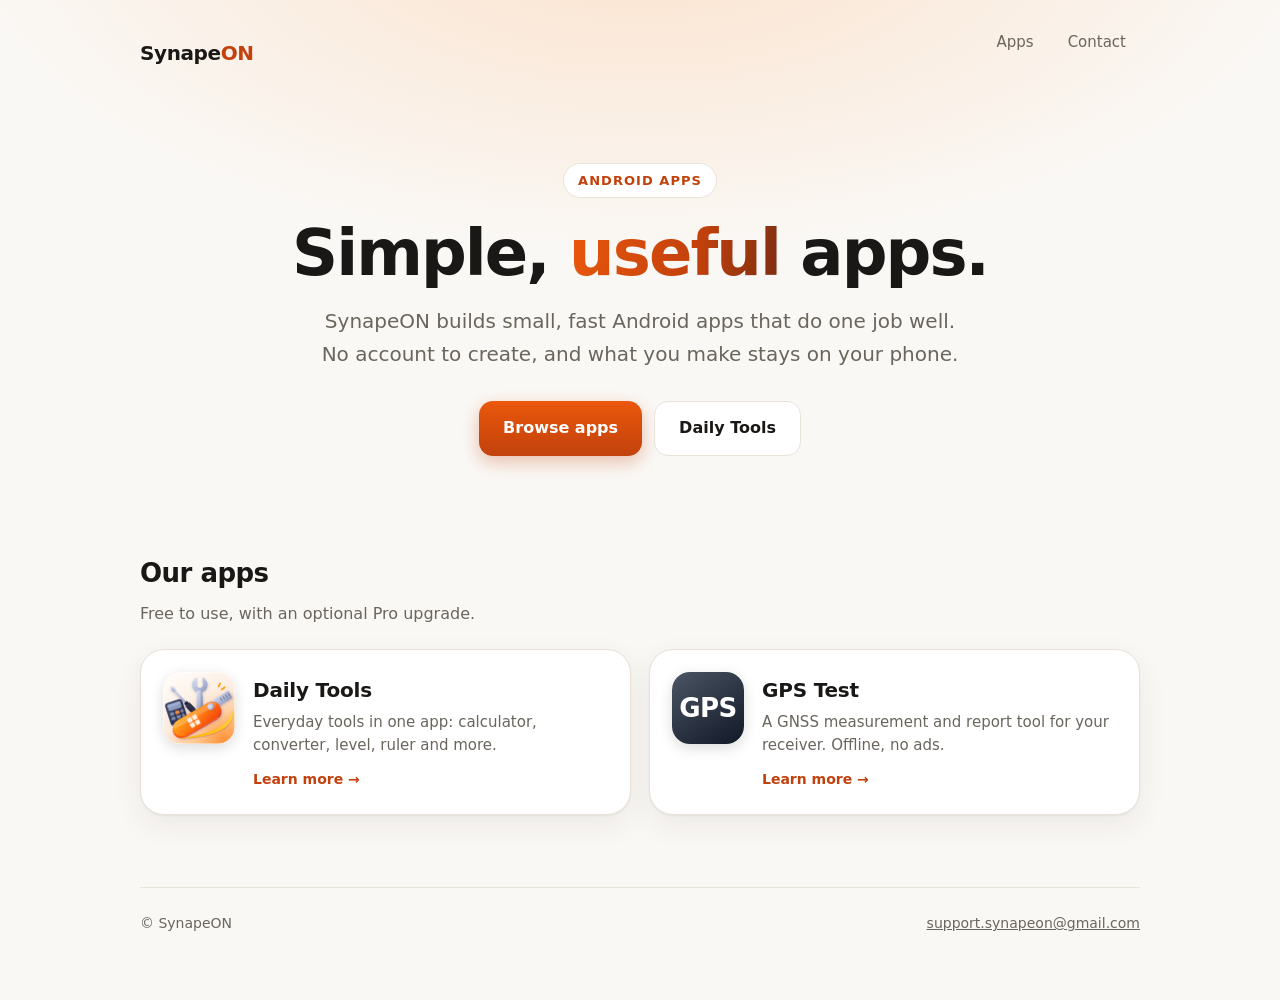
<file: index.html>
<!doctype html>
<html lang="en"><head><meta charset="utf-8"><meta name="viewport" content="width=device-width,initial-scale=1">
<title>SynapeON · Simple, useful apps</title><meta name="description" content="SynapeON makes simple, useful Android apps.">
<meta name="theme-color" content="#faf8f5"><link rel="icon" href="/assets/daily-tools.svg" type="image/svg+xml">
<link rel="stylesheet" href="/style.css"></head><body><main class="wide">
<header class="top"><a class="brand" href="/">Synape<i>ON</i></a>
<nav class="menu" aria-label="Main"><a href="/mobile/">Apps</a><a href="mailto:support.synapeon@gmail.com">Contact</a></nav></header>
<section class="hero">
<span class="eyebrow">Android apps</span>
<h1>Simple, <span class="grad">useful</span> apps.</h1>
<p class="lead">SynapeON builds small, fast Android apps that do one job well. No account to create, and what you make stays on your phone.</p>
<div class="cta"><a class="btn primary" href="/mobile/">Browse apps</a><a class="btn ghost" href="/mobile/daily-tools/">Daily Tools</a></div>
</section>
<section class="section"><h2>Our apps</h2><p>Free to use, with an optional Pro upgrade.</p>
<div class="apps">
<a class="app" href="/mobile/daily-tools/"><img src="/assets/daily-tools.svg" alt="" width="72" height="72"><div><h3>Daily Tools</h3><p>Everyday tools in one app: calculator, converter, level, ruler and more.</p><span class="go">Learn more →</span></div></a>
<a class="app" href="/mobile/gps-test/"><div class="tile" aria-hidden="true">GPS</div><div><h3>GPS Test</h3><p>A GNSS measurement and report tool for your receiver. Offline, no ads.</p><span class="go">Learn more →</span></div></a>
</div></section>
<footer class="foot"><span>© SynapeON</span><a href="mailto:support.synapeon@gmail.com">support.synapeon@gmail.com</a></footer>
</main></body></html>
</file>
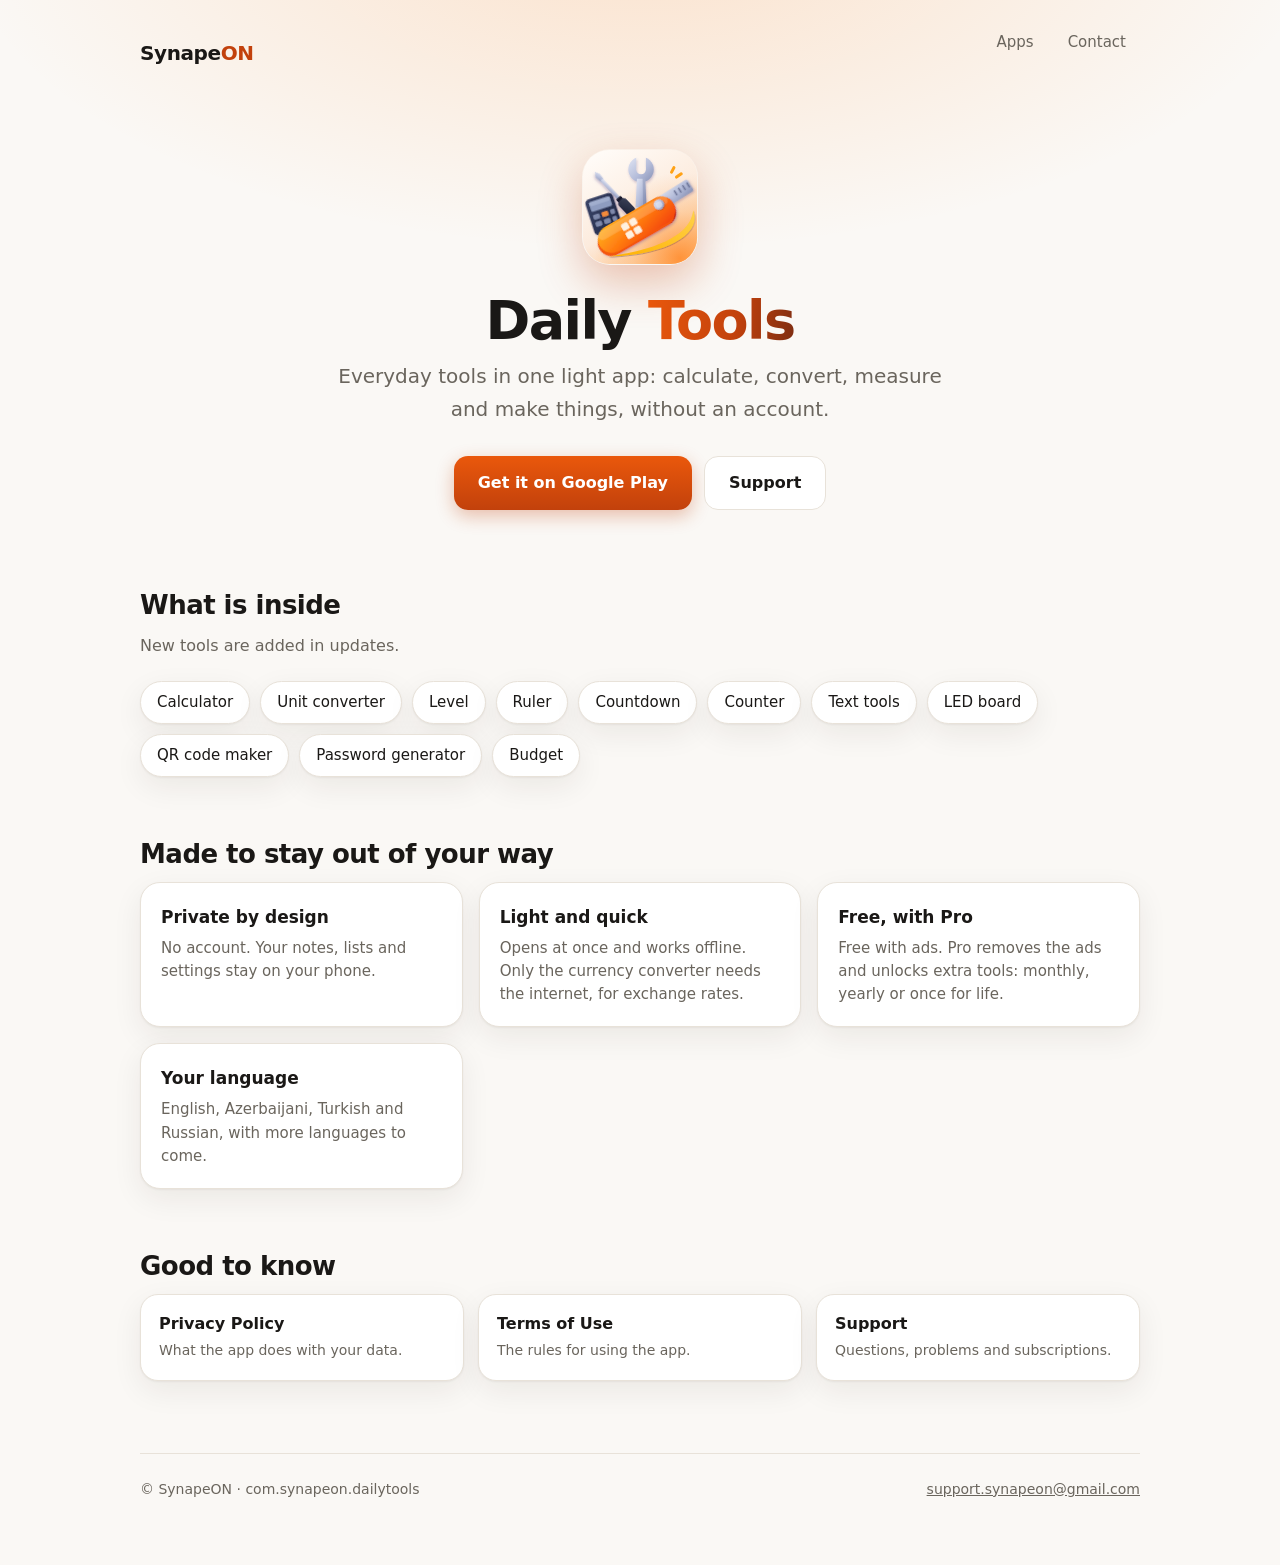
<file: mobile/daily-tools/index.html>
<!doctype html>
<html lang="en"><head><meta charset="utf-8"><meta name="viewport" content="width=device-width,initial-scale=1">
<title>Daily Tools · SynapeON</title><meta name="description" content="Daily Tools: everyday tools in one Android app.">
<meta name="theme-color" content="#faf8f5"><link rel="icon" href="/assets/daily-tools.svg" type="image/svg+xml">
<link rel="stylesheet" href="/style.css"></head><body><main class="wide">
<header class="top"><a class="brand" href="/">Synape<i>ON</i></a>
<nav class="menu" aria-label="Main"><a href="/mobile/">Apps</a><a href="mailto:support.synapeon@gmail.com">Contact</a></nav></header>
<section class="product">
<img src="/assets/daily-tools.svg" alt="Daily Tools icon" width="116" height="116">
<h1 style="font-size:clamp(34px,6vw,54px);letter-spacing:-.03em;font-weight:800">Daily <span class="grad">Tools</span></h1>
<p class="lead">Everyday tools in one light app: calculate, convert, measure and make things, without an account.</p>
<div class="cta"><a class="btn primary" href="https://play.google.com/store/apps/details?id=com.synapeon.dailytools">Get it on Google Play</a><a class="btn ghost" href="/mobile/daily-tools/support/">Support</a></div>
</section>
<section class="section"><h2>What is inside</h2><p>New tools are added in updates.</p>
<ul class="chips"><li>Calculator</li><li>Unit converter</li><li>Level</li><li>Ruler</li><li>Countdown</li><li>Counter</li><li>Text tools</li><li>LED board</li><li>QR code maker</li><li>Password generator</li><li>Budget</li></ul></section>
<section class="section"><h2>Made to stay out of your way</h2>
<div class="features">
<div class="feature"><h3>Private by design</h3><p>No account. Your notes, lists and settings stay on your phone.</p></div>
<div class="feature"><h3>Light and quick</h3><p>Opens at once and works offline. Only the currency converter needs the internet, for exchange rates.</p></div>
<div class="feature"><h3>Free, with Pro</h3><p>Free with ads. Pro removes the ads and unlocks extra tools: monthly, yearly or once for life.</p></div>
<div class="feature"><h3>Your language</h3><p>English, Azerbaijani, Turkish and Russian, with more languages to come.</p></div>
</div></section>
<section class="section"><h2>Good to know</h2>
<div class="links">
<a class="card" href="/mobile/daily-tools/privacy/"><b>Privacy Policy</b><span>What the app does with your data.</span></a>
<a class="card" href="/mobile/daily-tools/terms/"><b>Terms of Use</b><span>The rules for using the app.</span></a>
<a class="card" href="/mobile/daily-tools/support/"><b>Support</b><span>Questions, problems and subscriptions.</span></a>
</div></section>
<footer class="foot"><span>© SynapeON · com.synapeon.dailytools</span><a href="mailto:support.synapeon@gmail.com">support.synapeon@gmail.com</a></footer>
</main></body></html>
</file>
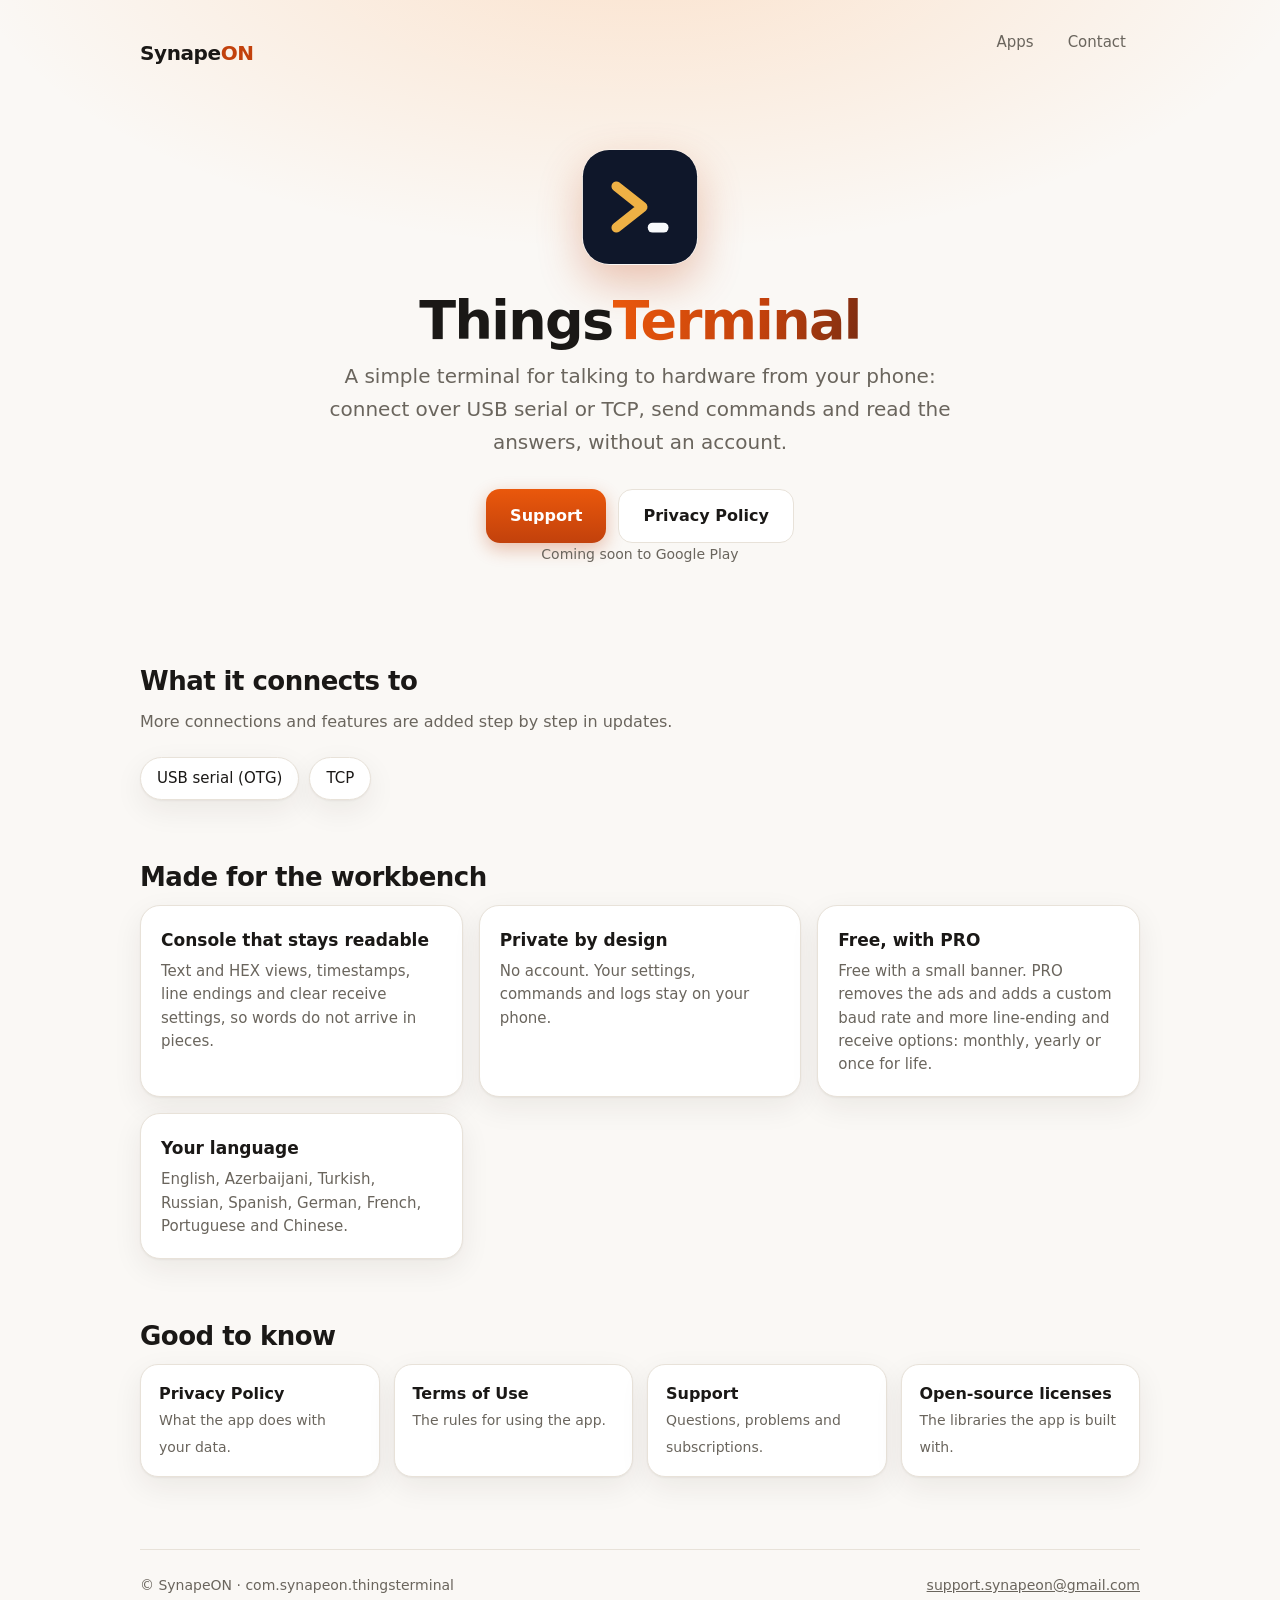
<file: mobile/things-terminal/index.html>
<!doctype html>
<html lang="en"><head><meta charset="utf-8"><meta name="viewport" content="width=device-width,initial-scale=1">
<title>ThingsTerminal · SynapeON</title><meta name="description" content="ThingsTerminal: a USB serial and TCP terminal for hardware developers, in an Android app.">
<meta name="theme-color" content="#faf8f5"><link rel="icon" href="/assets/things-terminal.svg" type="image/svg+xml">
<link rel="stylesheet" href="/style.css"></head><body><main class="wide">
<header class="top"><a class="brand" href="/">Synape<i>ON</i></a>
<nav class="menu" aria-label="Main"><a href="/mobile/">Apps</a><a href="mailto:support.synapeon@gmail.com">Contact</a></nav></header>
<section class="product">
<img src="/assets/things-terminal.svg" alt="ThingsTerminal icon" width="116" height="116">
<h1 style="font-size:clamp(34px,6vw,54px);letter-spacing:-.03em;font-weight:800">Things<span class="grad">Terminal</span></h1>
<p class="lead">A simple terminal for talking to hardware from your phone: connect over USB serial or TCP, send commands and read the answers, without an account.</p>
<div class="cta"><a class="btn primary" href="/mobile/things-terminal/support/">Support</a><a class="btn ghost" href="/mobile/things-terminal/privacy/">Privacy Policy</a></div>
<p class="meta">Coming soon to Google Play</p>
</section>
<section class="section"><h2>What it connects to</h2><p>More connections and features are added step by step in updates.</p>
<ul class="chips"><li>USB serial (OTG)</li><li>TCP</li></ul></section>
<section class="section"><h2>Made for the workbench</h2>
<div class="features">
<div class="feature"><h3>Console that stays readable</h3><p>Text and HEX views, timestamps, line endings and clear receive settings, so words do not arrive in pieces.</p></div>
<div class="feature"><h3>Private by design</h3><p>No account. Your settings, commands and logs stay on your phone.</p></div>
<div class="feature"><h3>Free, with PRO</h3><p>Free with a small banner. PRO removes the ads and adds a custom baud rate and more line-ending and receive options: monthly, yearly or once for life.</p></div>
<div class="feature"><h3>Your language</h3><p>English, Azerbaijani, Turkish, Russian, Spanish, German, French, Portuguese and Chinese.</p></div>
</div></section>
<section class="section"><h2>Good to know</h2>
<div class="links">
<a class="card" href="/mobile/things-terminal/privacy/"><b>Privacy Policy</b><span>What the app does with your data.</span></a>
<a class="card" href="/mobile/things-terminal/terms/"><b>Terms of Use</b><span>The rules for using the app.</span></a>
<a class="card" href="/mobile/things-terminal/support/"><b>Support</b><span>Questions, problems and subscriptions.</span></a>
<a class="card" href="/mobile/things-terminal/licenses/"><b>Open-source licenses</b><span>The libraries the app is built with.</span></a>
</div></section>
<footer class="foot"><span>© SynapeON · com.synapeon.thingsterminal</span><a href="mailto:support.synapeon@gmail.com">support.synapeon@gmail.com</a></footer>
</main></body></html>
</file>
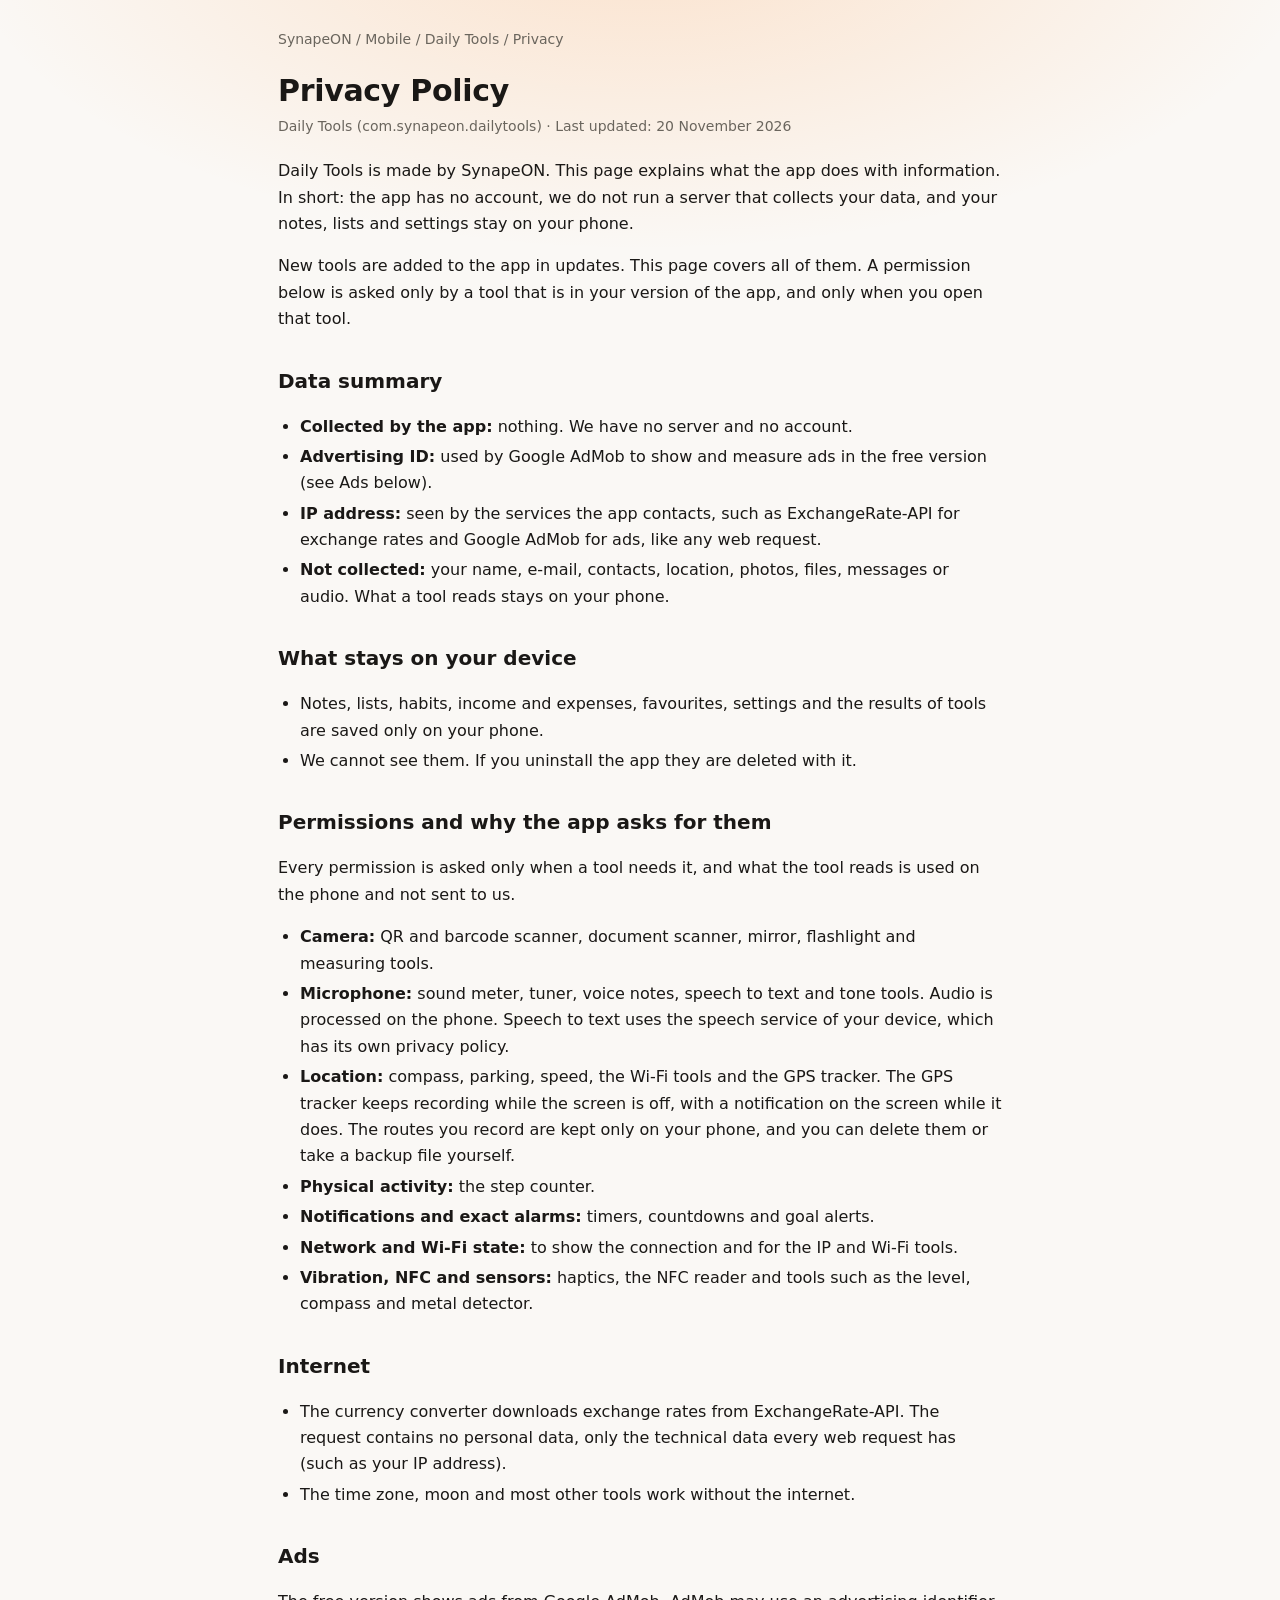
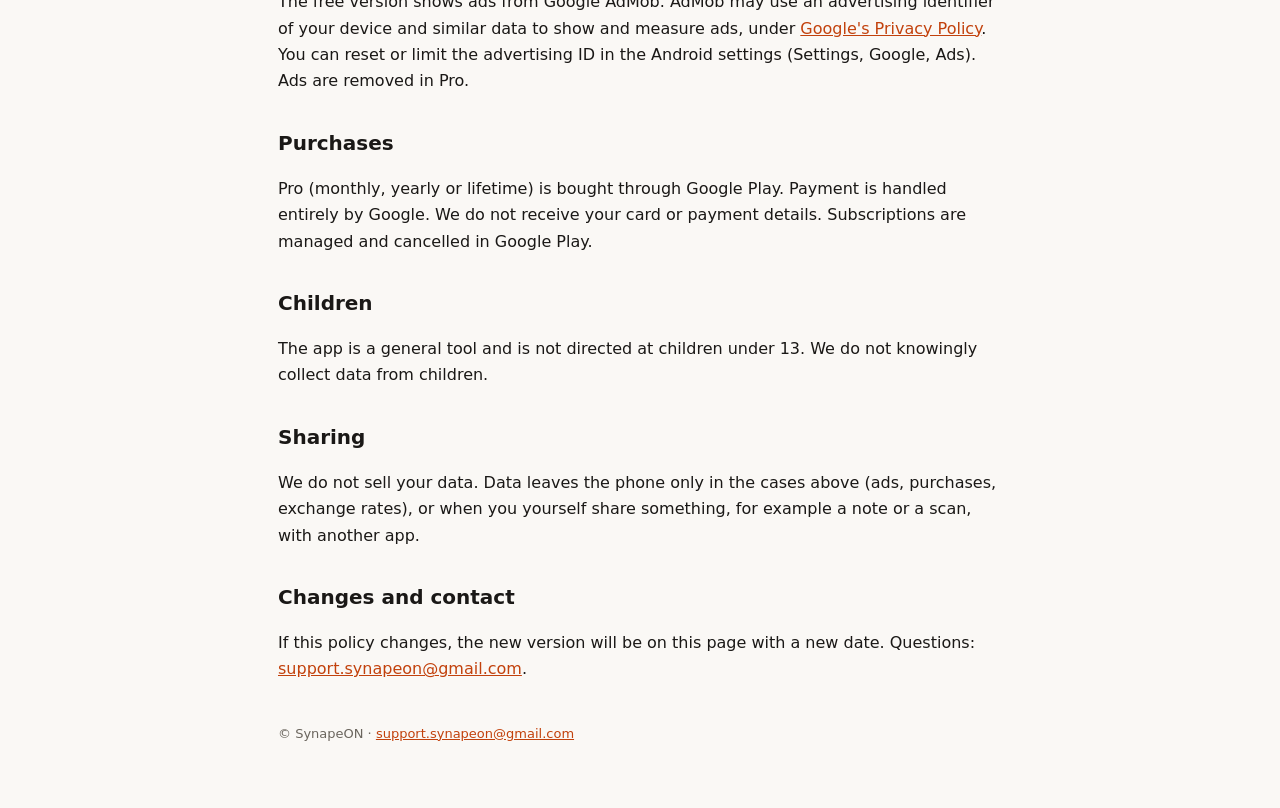
<file: mobile/daily-tools/privacy/index.html>
<!doctype html>
<html lang="en"><head><meta charset="utf-8"><meta name="viewport" content="width=device-width,initial-scale=1">
<title>Privacy Policy · Daily Tools</title><meta name="description" content="Privacy Policy of the Daily Tools Android app.">
<link rel="stylesheet" href="/style.css"></head><body><main>
<nav><a href="/">SynapeON</a> / <a href="/mobile/">Mobile</a> / <a href="/mobile/daily-tools/">Daily Tools</a> / Privacy</nav>
<h1>Privacy Policy</h1><p class="meta">Daily Tools (com.synapeon.dailytools) · Last updated: 20 November 2026</p>
<p>Daily Tools is made by SynapeON. This page explains what the app does with information. In short: the app has no account, we do not run a server that collects your data, and your notes, lists and settings stay on your phone.</p>
<p>New tools are added to the app in updates. This page covers all of them. A permission below is asked only by a tool that is in your version of the app, and only when you open that tool.</p>
<h2>Data summary</h2>
<ul><li><b>Collected by the app:</b> nothing. We have no server and no account.</li>
<li><b>Advertising ID:</b> used by Google AdMob to show and measure ads in the free version (see Ads below).</li>
<li><b>IP address:</b> seen by the services the app contacts, such as ExchangeRate-API for exchange rates and Google AdMob for ads, like any web request.</li>
<li><b>Not collected:</b> your name, e-mail, contacts, location, photos, files, messages or audio. What a tool reads stays on your phone.</li></ul>
<h2>What stays on your device</h2>
<ul><li>Notes, lists, habits, income and expenses, favourites, settings and the results of tools are saved only on your phone.</li>
<li>We cannot see them. If you uninstall the app they are deleted with it.</li></ul>
<h2>Permissions and why the app asks for them</h2>
<p>Every permission is asked only when a tool needs it, and what the tool reads is used on the phone and not sent to us.</p>
<ul>
<li><b>Camera:</b> QR and barcode scanner, document scanner, mirror, flashlight and measuring tools.</li>
<li><b>Microphone:</b> sound meter, tuner, voice notes, speech to text and tone tools. Audio is processed on the phone. Speech to text uses the speech service of your device, which has its own privacy policy.</li>
<li><b>Location:</b> compass, parking, speed, the Wi-Fi tools and the GPS tracker. The GPS tracker keeps recording while the screen is off, with a notification on the screen while it does. The routes you record are kept only on your phone, and you can delete them or take a backup file yourself.</li>
<li><b>Physical activity:</b> the step counter.</li>
<li><b>Notifications and exact alarms:</b> timers, countdowns and goal alerts.</li>
<li><b>Network and Wi-Fi state:</b> to show the connection and for the IP and Wi-Fi tools.</li>
<li><b>Vibration, NFC and sensors:</b> haptics, the NFC reader and tools such as the level, compass and metal detector.</li></ul>
<h2>Internet</h2>
<ul><li>The currency converter downloads exchange rates from ExchangeRate-API. The request contains no personal data, only the technical data every web request has (such as your IP address).</li>
<li>The time zone, moon and most other tools work without the internet.</li></ul>
<h2>Ads</h2>
<p>The free version shows ads from Google AdMob. AdMob may use an advertising identifier of your device and similar data to show and measure ads, under <a href="https://policies.google.com/privacy">Google's Privacy Policy</a>. You can reset or limit the advertising ID in the Android settings (Settings, Google, Ads). Ads are removed in Pro.</p>
<h2>Purchases</h2>
<p>Pro (monthly, yearly or lifetime) is bought through Google Play. Payment is handled entirely by Google. We do not receive your card or payment details. Subscriptions are managed and cancelled in Google Play.</p>
<h2>Children</h2>
<p>The app is a general tool and is not directed at children under 13. We do not knowingly collect data from children.</p>
<h2>Sharing</h2>
<p>We do not sell your data. Data leaves the phone only in the cases above (ads, purchases, exchange rates), or when you yourself share something, for example a note or a scan, with another app.</p>
<h2>Changes and contact</h2>
<p>If this policy changes, the new version will be on this page with a new date. Questions: <a href="mailto:support.synapeon@gmail.com">support.synapeon@gmail.com</a>.</p>
<footer>© SynapeON · <a href="mailto:support.synapeon@gmail.com">support.synapeon@gmail.com</a></footer>
</main></body></html>
</file>
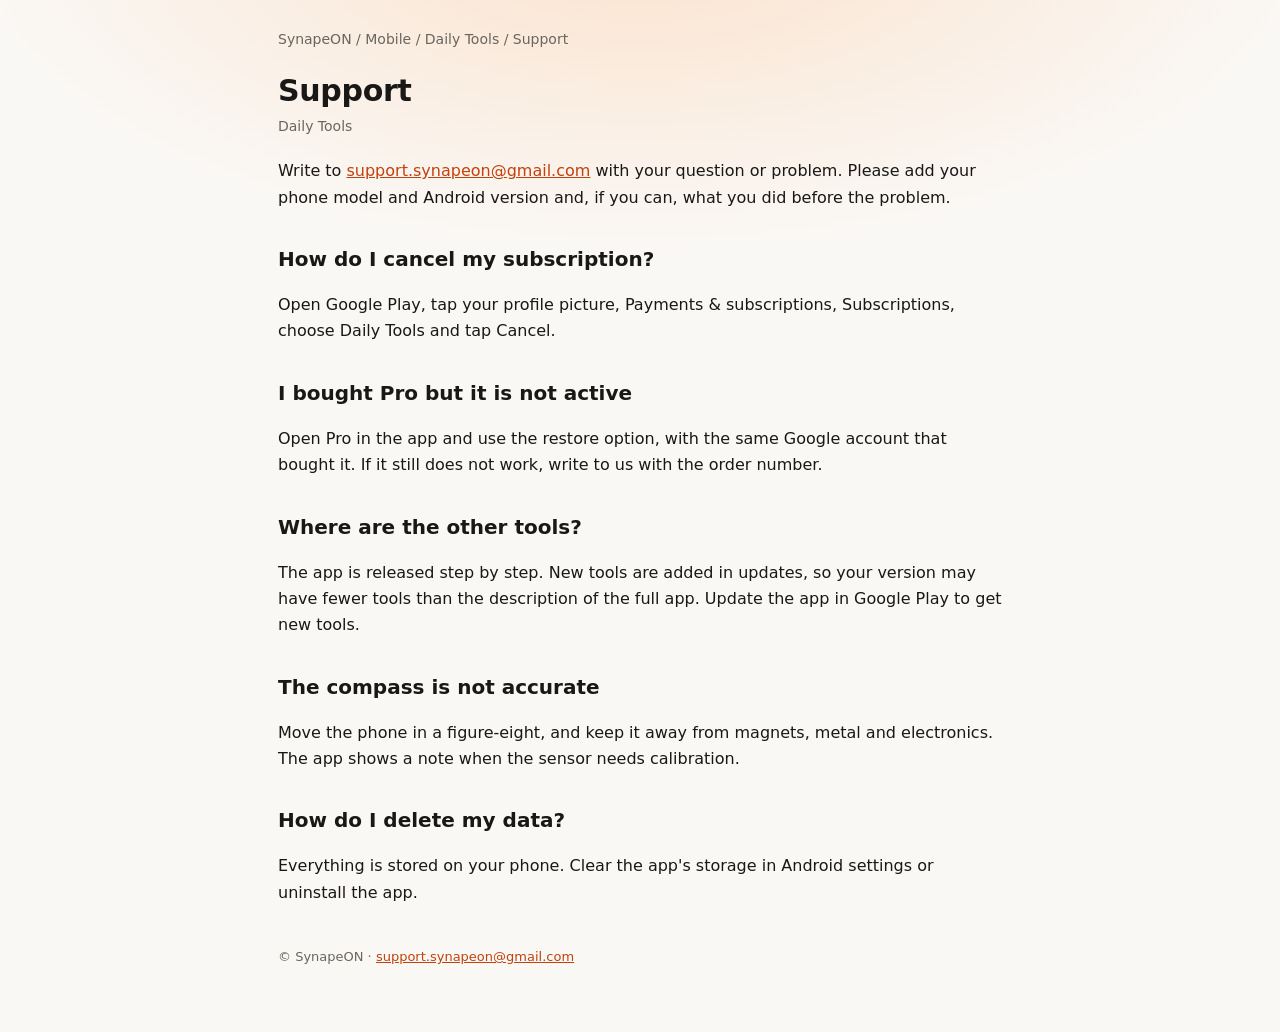
<file: mobile/daily-tools/support/index.html>
<!doctype html>
<html lang="en"><head><meta charset="utf-8"><meta name="viewport" content="width=device-width,initial-scale=1">
<title>Support · Daily Tools</title><meta name="description" content="Help and contact for the Daily Tools Android app.">
<link rel="stylesheet" href="/style.css"></head><body><main>
<nav><a href="/">SynapeON</a> / <a href="/mobile/">Mobile</a> / <a href="/mobile/daily-tools/">Daily Tools</a> / Support</nav>
<h1>Support</h1><p class="meta">Daily Tools</p>
<p>Write to <a href="mailto:support.synapeon@gmail.com">support.synapeon@gmail.com</a> with your question or problem. Please add your phone model and Android version and, if you can, what you did before the problem.</p>
<h2>How do I cancel my subscription?</h2>
<p>Open Google Play, tap your profile picture, Payments &amp; subscriptions, Subscriptions, choose Daily Tools and tap Cancel.</p>
<h2>I bought Pro but it is not active</h2>
<p>Open Pro in the app and use the restore option, with the same Google account that bought it. If it still does not work, write to us with the order number.</p>
<h2>Where are the other tools?</h2>
<p>The app is released step by step. New tools are added in updates, so your version may have fewer tools than the description of the full app. Update the app in Google Play to get new tools.</p>
<h2>The compass is not accurate</h2>
<p>Move the phone in a figure-eight, and keep it away from magnets, metal and electronics. The app shows a note when the sensor needs calibration.</p>
<h2>How do I delete my data?</h2>
<p>Everything is stored on your phone. Clear the app's storage in Android settings or uninstall the app.</p>
<footer>© SynapeON · <a href="mailto:support.synapeon@gmail.com">support.synapeon@gmail.com</a></footer>
</main></body></html>
</file>
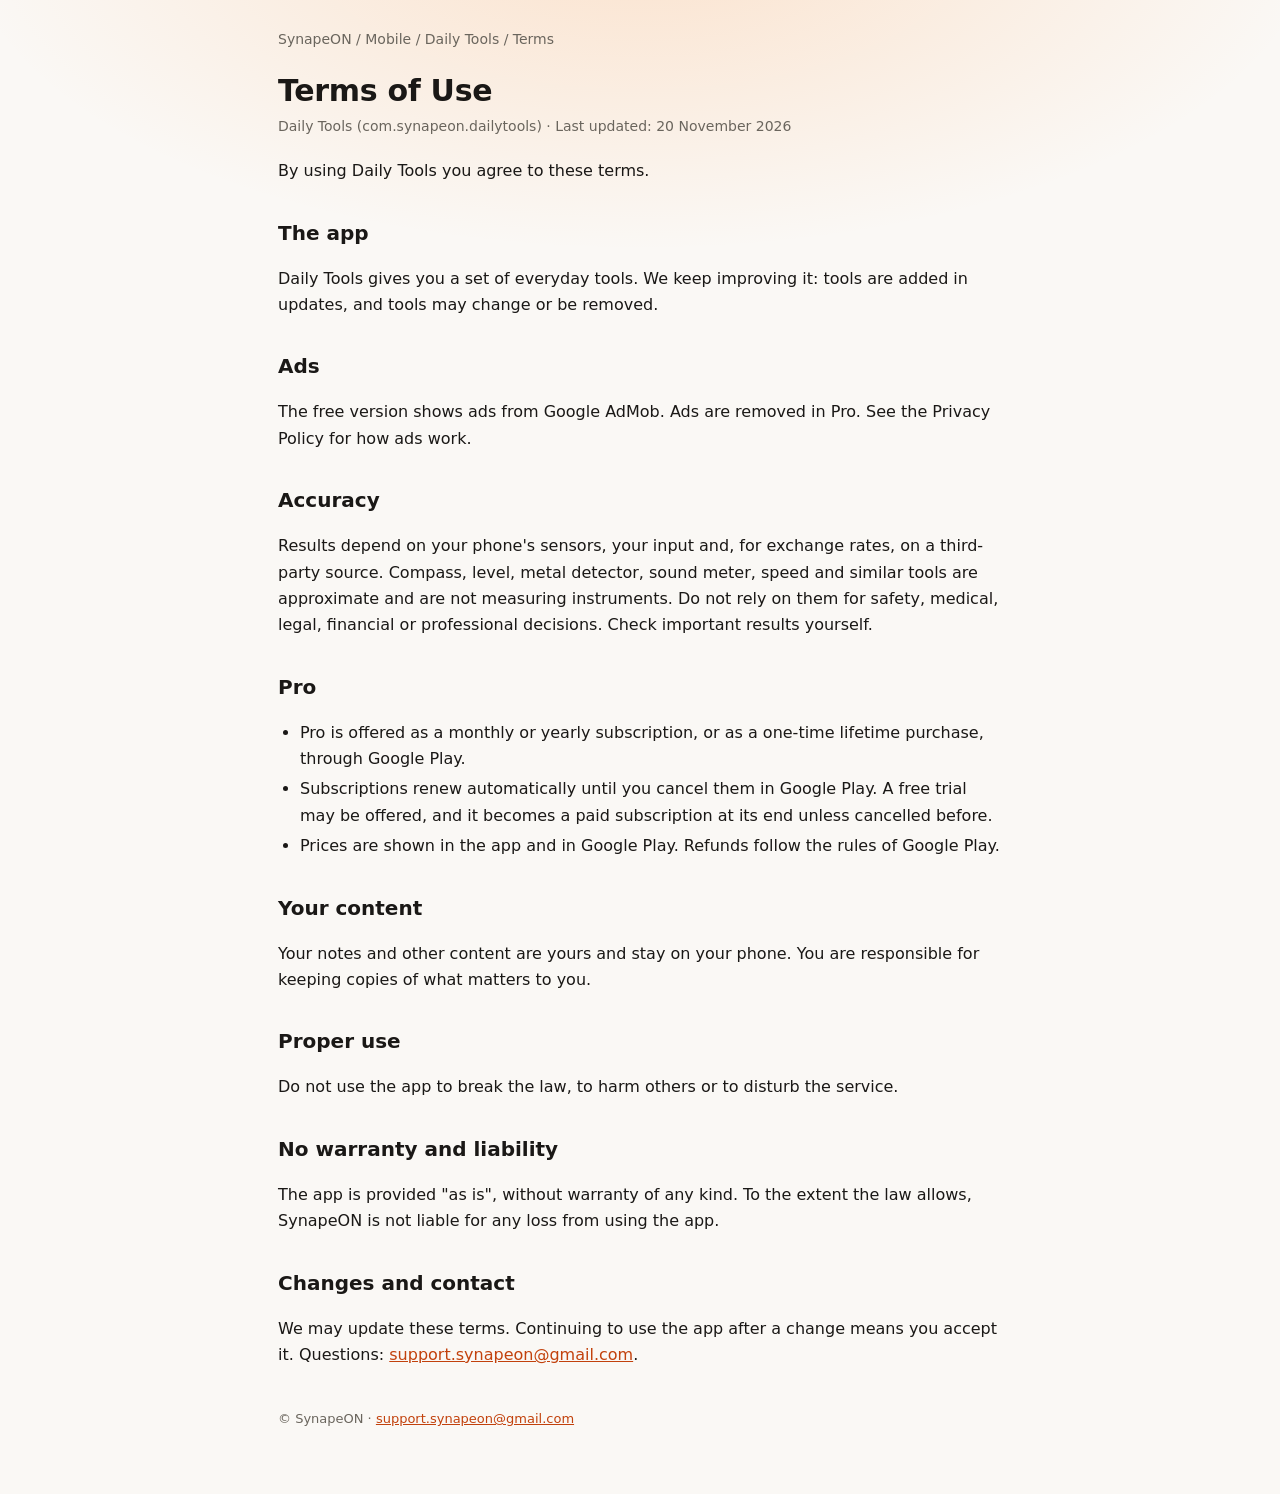
<file: mobile/daily-tools/terms/index.html>
<!doctype html>
<html lang="en"><head><meta charset="utf-8"><meta name="viewport" content="width=device-width,initial-scale=1">
<title>Terms of Use · Daily Tools</title><meta name="description" content="Terms of Use of the Daily Tools Android app.">
<link rel="stylesheet" href="/style.css"></head><body><main>
<nav><a href="/">SynapeON</a> / <a href="/mobile/">Mobile</a> / <a href="/mobile/daily-tools/">Daily Tools</a> / Terms</nav>
<h1>Terms of Use</h1><p class="meta">Daily Tools (com.synapeon.dailytools) · Last updated: 20 November 2026</p>
<p>By using Daily Tools you agree to these terms.</p>
<h2>The app</h2>
<p>Daily Tools gives you a set of everyday tools. We keep improving it: tools are added in updates, and tools may change or be removed.</p>
<h2>Ads</h2>
<p>The free version shows ads from Google AdMob. Ads are removed in Pro. See the Privacy Policy for how ads work.</p>
<h2>Accuracy</h2>
<p>Results depend on your phone's sensors, your input and, for exchange rates, on a third-party source. Compass, level, metal detector, sound meter, speed and similar tools are approximate and are not measuring instruments. Do not rely on them for safety, medical, legal, financial or professional decisions. Check important results yourself.</p>
<h2>Pro</h2>
<ul><li>Pro is offered as a monthly or yearly subscription, or as a one-time lifetime purchase, through Google Play.</li>
<li>Subscriptions renew automatically until you cancel them in Google Play. A free trial may be offered, and it becomes a paid subscription at its end unless cancelled before.</li>
<li>Prices are shown in the app and in Google Play. Refunds follow the rules of Google Play.</li></ul>
<h2>Your content</h2>
<p>Your notes and other content are yours and stay on your phone. You are responsible for keeping copies of what matters to you.</p>
<h2>Proper use</h2>
<p>Do not use the app to break the law, to harm others or to disturb the service.</p>
<h2>No warranty and liability</h2>
<p>The app is provided "as is", without warranty of any kind. To the extent the law allows, SynapeON is not liable for any loss from using the app.</p>
<h2>Changes and contact</h2>
<p>We may update these terms. Continuing to use the app after a change means you accept it. Questions: <a href="mailto:support.synapeon@gmail.com">support.synapeon@gmail.com</a>.</p>
<footer>© SynapeON · <a href="mailto:support.synapeon@gmail.com">support.synapeon@gmail.com</a></footer>
</main></body></html>
</file>
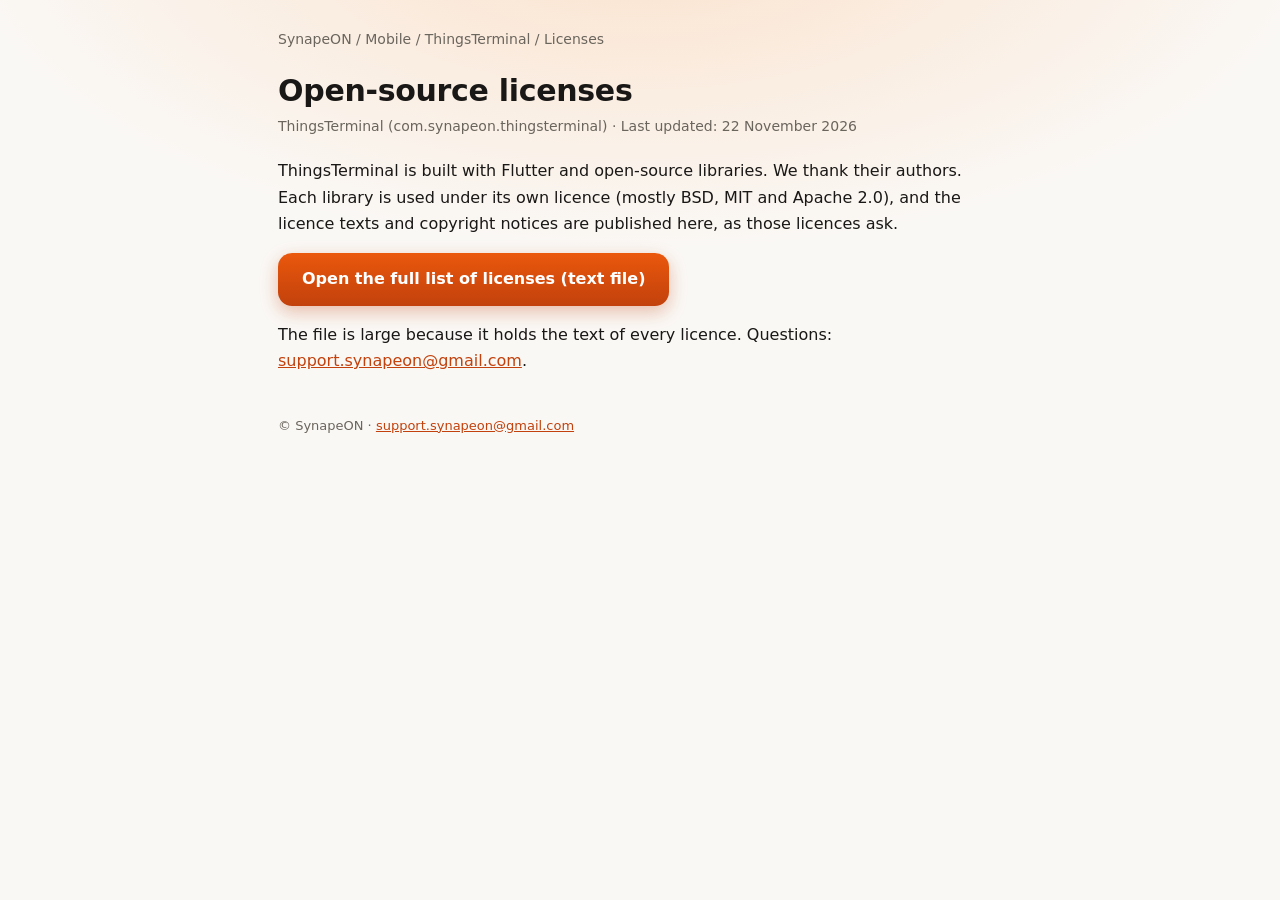
<file: mobile/things-terminal/licenses/index.html>
<!doctype html>
<html lang="en"><head><meta charset="utf-8"><meta name="viewport" content="width=device-width,initial-scale=1">
<title>Open-source licenses · ThingsTerminal</title><meta name="description" content="Open-source licences of the libraries used by the ThingsTerminal Android app.">
<link rel="stylesheet" href="/style.css"></head><body><main>
<nav><a href="/">SynapeON</a> / <a href="/mobile/">Mobile</a> / <a href="/mobile/things-terminal/">ThingsTerminal</a> / Licenses</nav>
<h1>Open-source licenses</h1><p class="meta">ThingsTerminal (com.synapeon.thingsterminal) · Last updated: 22 November 2026</p>
<p>ThingsTerminal is built with Flutter and open-source libraries. We thank their authors. Each library is used under its own licence (mostly BSD, MIT and Apache 2.0), and the licence texts and copyright notices are published here, as those licences ask.</p>
<p><a class="btn primary" href="/mobile/things-terminal/licenses/licenses.txt">Open the full list of licenses (text file)</a></p>
<p>The file is large because it holds the text of every licence. Questions: <a href="mailto:support.synapeon@gmail.com">support.synapeon@gmail.com</a>.</p>
<footer>© SynapeON · <a href="mailto:support.synapeon@gmail.com">support.synapeon@gmail.com</a></footer>
</main></body></html>
</file>
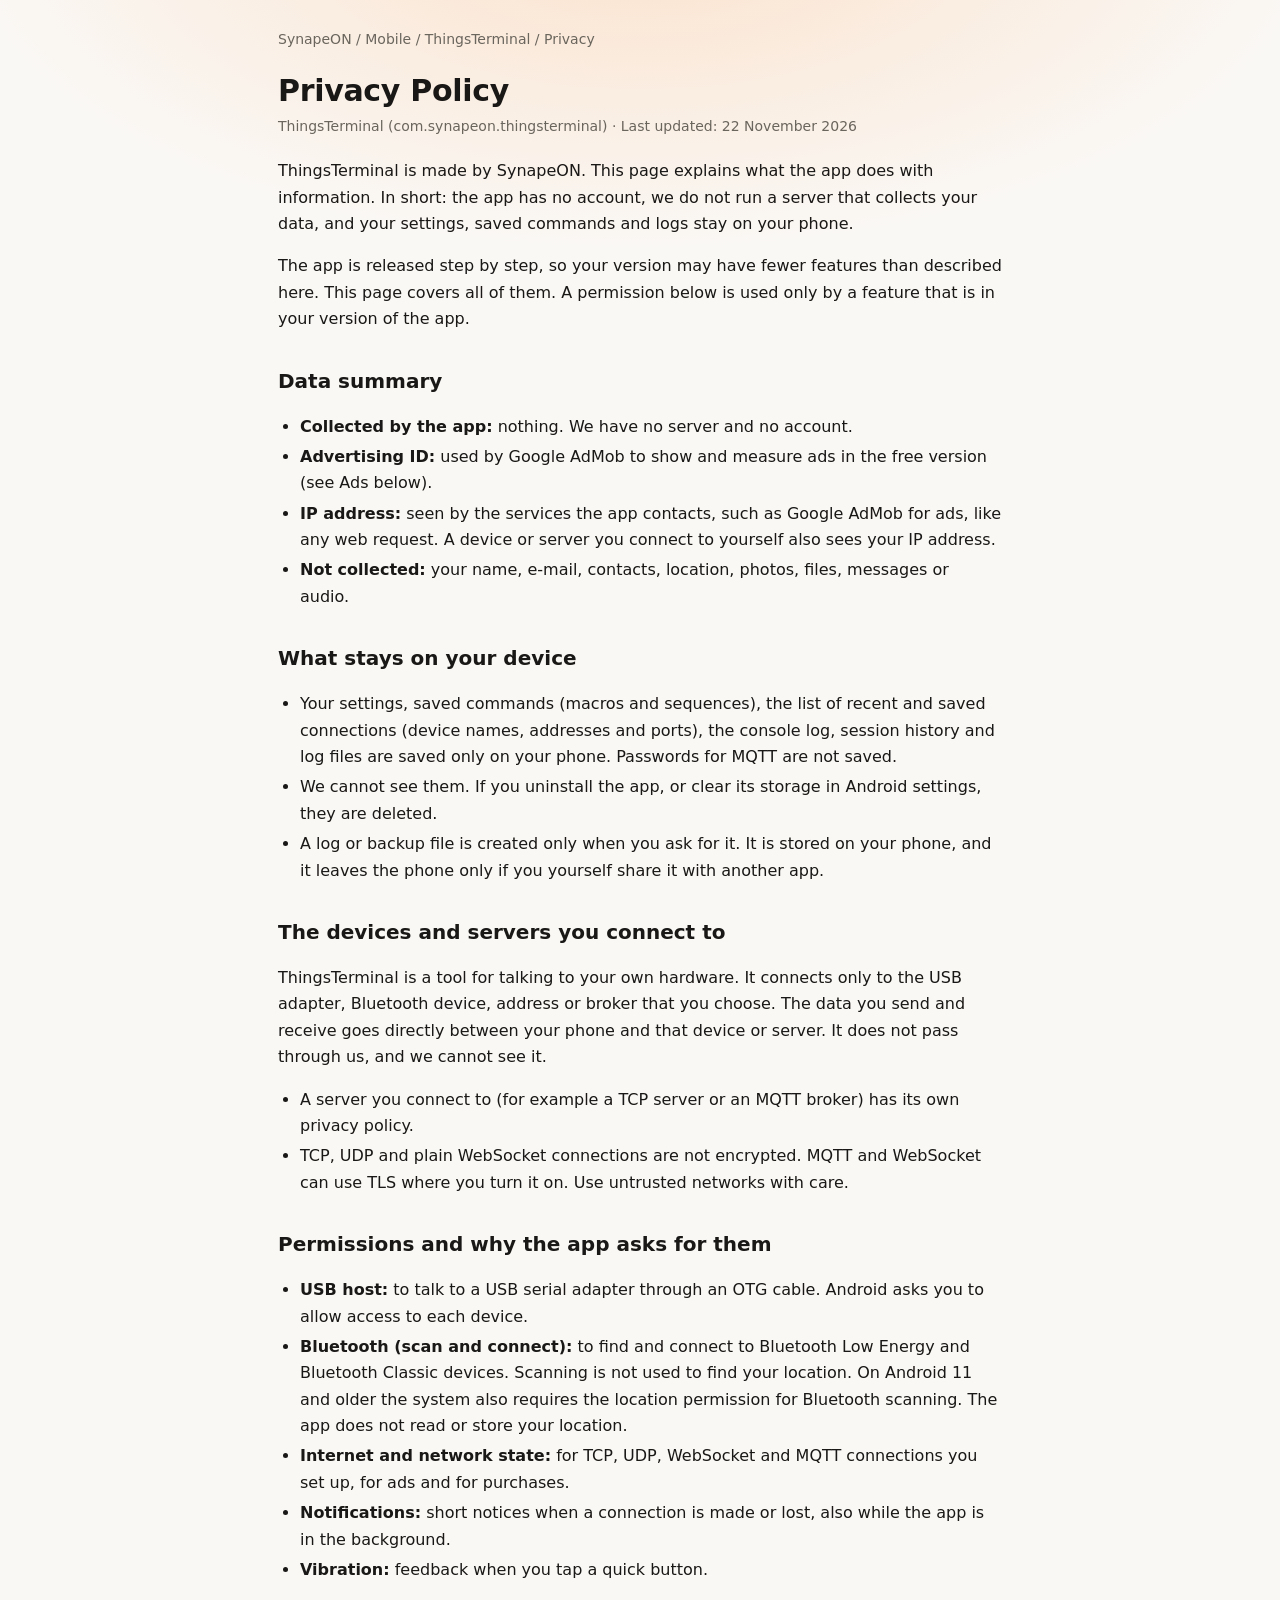
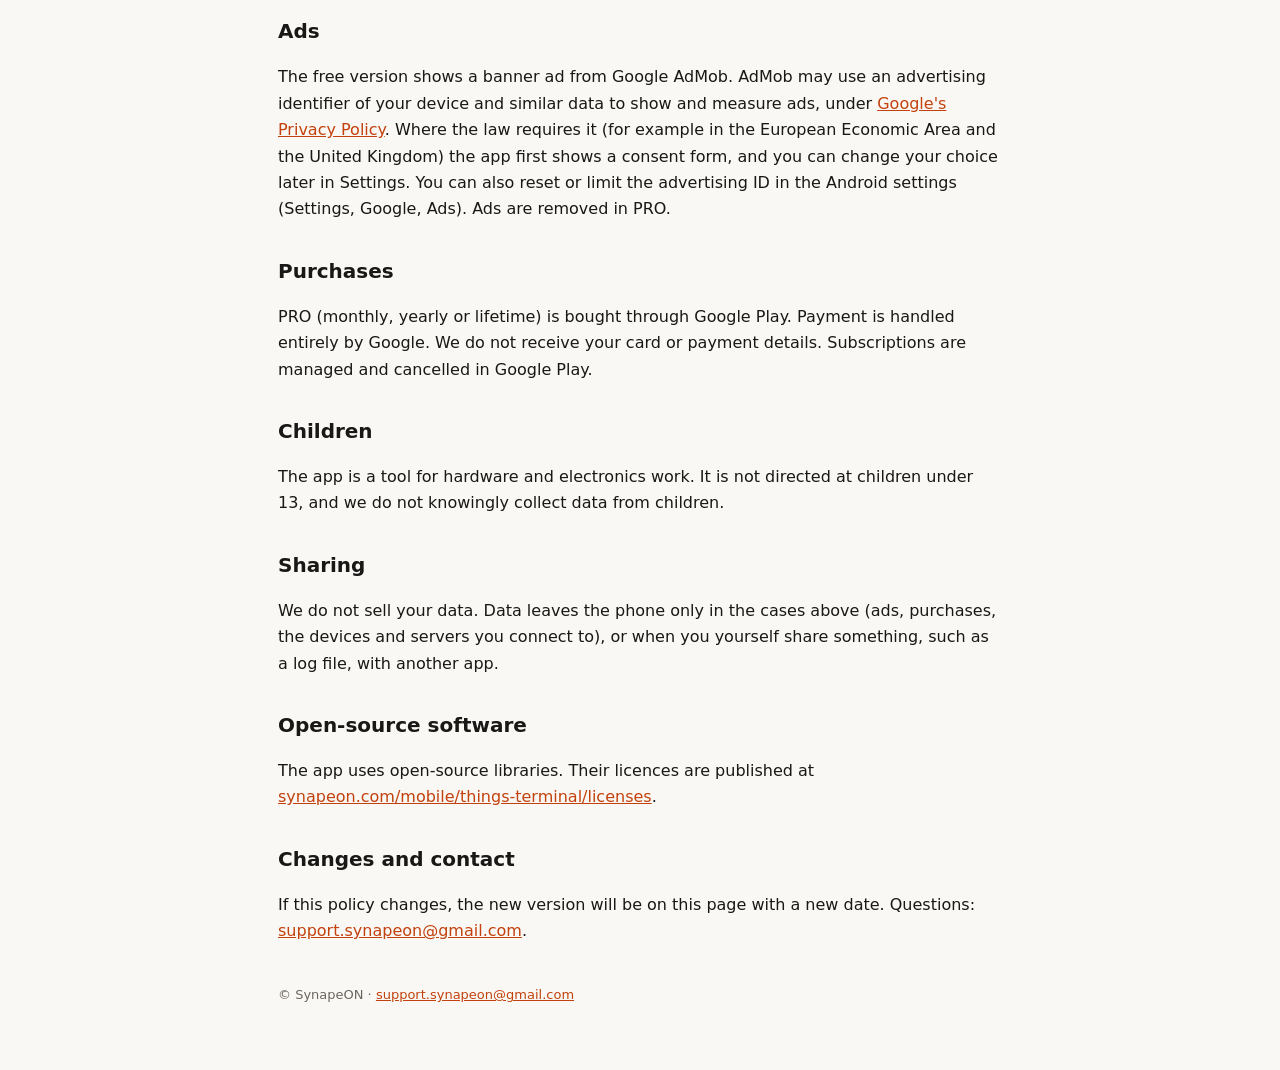
<file: mobile/things-terminal/privacy/index.html>
<!doctype html>
<html lang="en"><head><meta charset="utf-8"><meta name="viewport" content="width=device-width,initial-scale=1">
<title>Privacy Policy · ThingsTerminal</title><meta name="description" content="Privacy Policy of the ThingsTerminal Android app.">
<link rel="stylesheet" href="/style.css"></head><body><main>
<nav><a href="/">SynapeON</a> / <a href="/mobile/">Mobile</a> / <a href="/mobile/things-terminal/">ThingsTerminal</a> / Privacy</nav>
<h1>Privacy Policy</h1><p class="meta">ThingsTerminal (com.synapeon.thingsterminal) · Last updated: 22 November 2026</p>
<p>ThingsTerminal is made by SynapeON. This page explains what the app does with information. In short: the app has no account, we do not run a server that collects your data, and your settings, saved commands and logs stay on your phone.</p>
<p>The app is released step by step, so your version may have fewer features than described here. This page covers all of them. A permission below is used only by a feature that is in your version of the app.</p>
<h2>Data summary</h2>
<ul><li><b>Collected by the app:</b> nothing. We have no server and no account.</li>
<li><b>Advertising ID:</b> used by Google AdMob to show and measure ads in the free version (see Ads below).</li>
<li><b>IP address:</b> seen by the services the app contacts, such as Google AdMob for ads, like any web request. A device or server you connect to yourself also sees your IP address.</li>
<li><b>Not collected:</b> your name, e-mail, contacts, location, photos, files, messages or audio.</li></ul>
<h2>What stays on your device</h2>
<ul><li>Your settings, saved commands (macros and sequences), the list of recent and saved connections (device names, addresses and ports), the console log, session history and log files are saved only on your phone. Passwords for MQTT are not saved.</li>
<li>We cannot see them. If you uninstall the app, or clear its storage in Android settings, they are deleted.</li>
<li>A log or backup file is created only when you ask for it. It is stored on your phone, and it leaves the phone only if you yourself share it with another app.</li></ul>
<h2>The devices and servers you connect to</h2>
<p>ThingsTerminal is a tool for talking to your own hardware. It connects only to the USB adapter, Bluetooth device, address or broker that you choose. The data you send and receive goes directly between your phone and that device or server. It does not pass through us, and we cannot see it.</p>
<ul><li>A server you connect to (for example a TCP server or an MQTT broker) has its own privacy policy.</li>
<li>TCP, UDP and plain WebSocket connections are not encrypted. MQTT and WebSocket can use TLS where you turn it on. Use untrusted networks with care.</li></ul>
<h2>Permissions and why the app asks for them</h2>
<ul>
<li><b>USB host:</b> to talk to a USB serial adapter through an OTG cable. Android asks you to allow access to each device.</li>
<li><b>Bluetooth (scan and connect):</b> to find and connect to Bluetooth Low Energy and Bluetooth Classic devices. Scanning is not used to find your location. On Android 11 and older the system also requires the location permission for Bluetooth scanning. The app does not read or store your location.</li>
<li><b>Internet and network state:</b> for TCP, UDP, WebSocket and MQTT connections you set up, for ads and for purchases.</li>
<li><b>Notifications:</b> short notices when a connection is made or lost, also while the app is in the background.</li>
<li><b>Vibration:</b> feedback when you tap a quick button.</li></ul>
<h2>Ads</h2>
<p>The free version shows a banner ad from Google AdMob. AdMob may use an advertising identifier of your device and similar data to show and measure ads, under <a href="https://policies.google.com/privacy">Google's Privacy Policy</a>. Where the law requires it (for example in the European Economic Area and the United Kingdom) the app first shows a consent form, and you can change your choice later in Settings. You can also reset or limit the advertising ID in the Android settings (Settings, Google, Ads). Ads are removed in PRO.</p>
<h2>Purchases</h2>
<p>PRO (monthly, yearly or lifetime) is bought through Google Play. Payment is handled entirely by Google. We do not receive your card or payment details. Subscriptions are managed and cancelled in Google Play.</p>
<h2>Children</h2>
<p>The app is a tool for hardware and electronics work. It is not directed at children under 13, and we do not knowingly collect data from children.</p>
<h2>Sharing</h2>
<p>We do not sell your data. Data leaves the phone only in the cases above (ads, purchases, the devices and servers you connect to), or when you yourself share something, such as a log file, with another app.</p>
<h2>Open-source software</h2>
<p>The app uses open-source libraries. Their licences are published at <a href="/mobile/things-terminal/licenses/">synapeon.com/mobile/things-terminal/licenses</a>.</p>
<h2>Changes and contact</h2>
<p>If this policy changes, the new version will be on this page with a new date. Questions: <a href="mailto:support.synapeon@gmail.com">support.synapeon@gmail.com</a>.</p>
<footer>© SynapeON · <a href="mailto:support.synapeon@gmail.com">support.synapeon@gmail.com</a></footer>
</main></body></html>
</file>
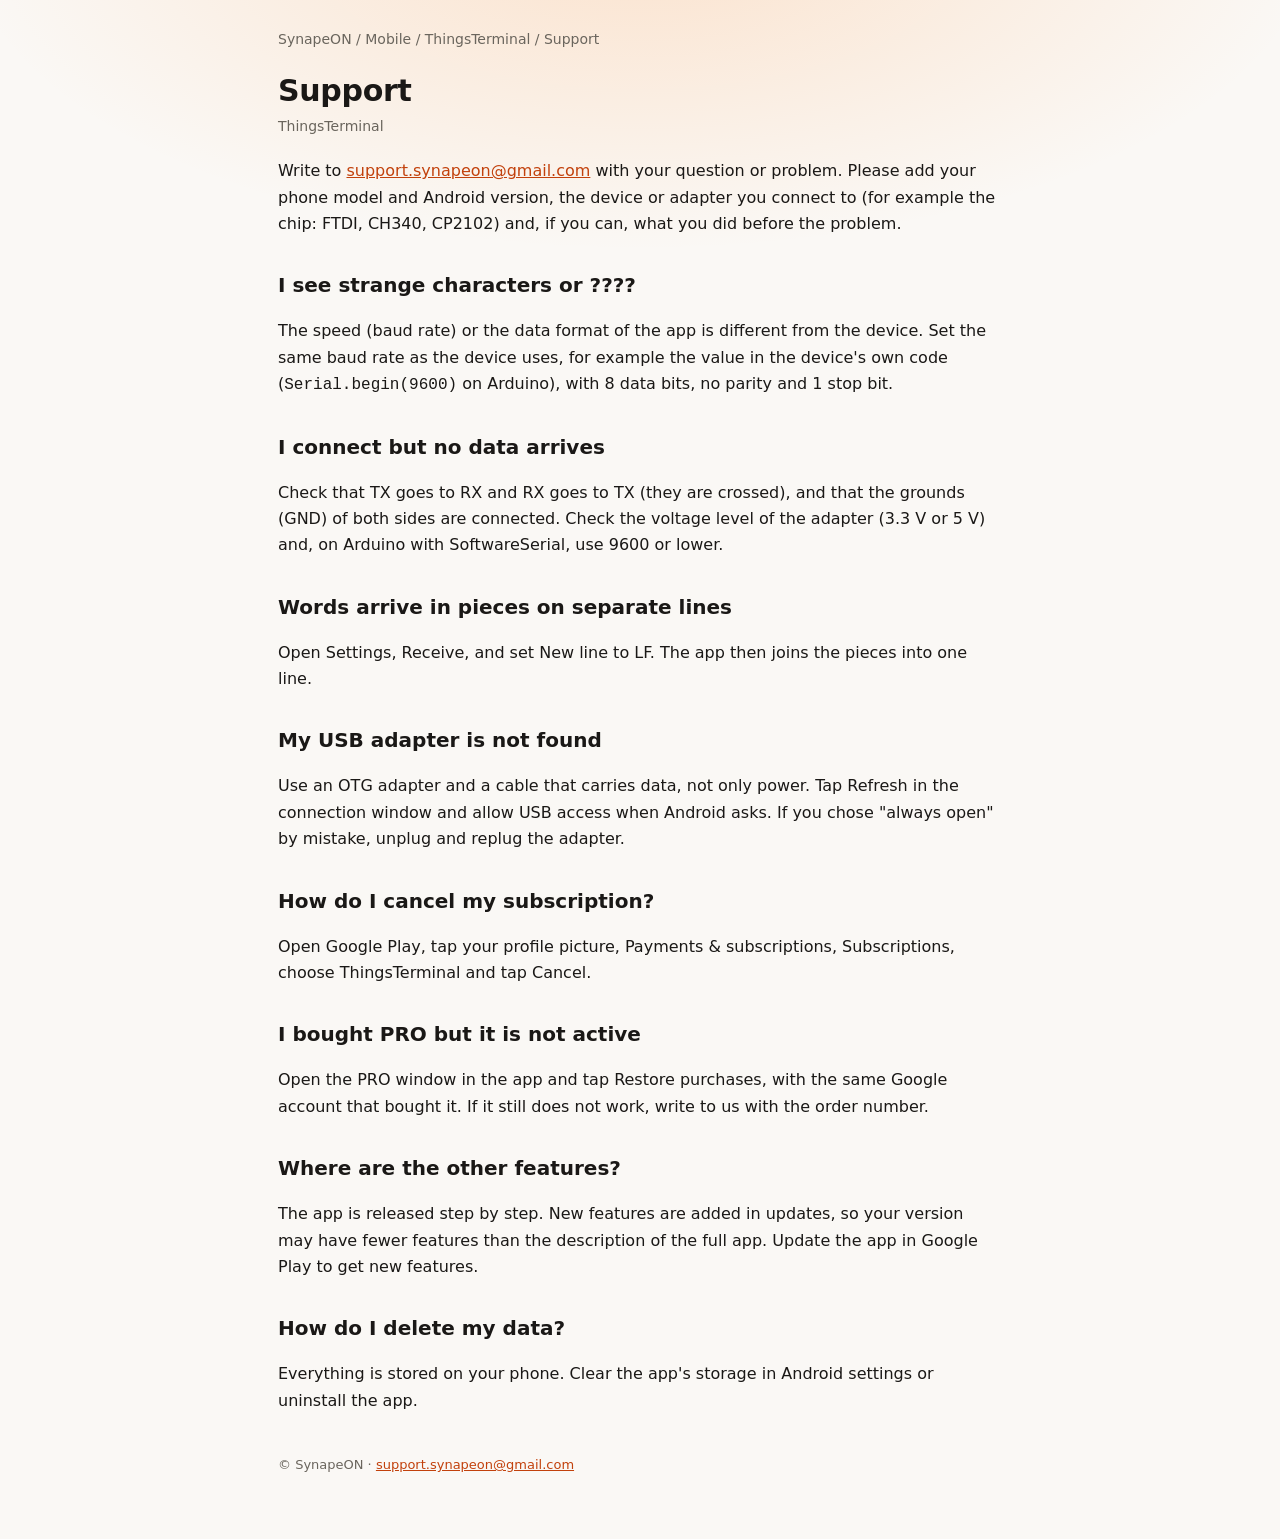
<file: mobile/things-terminal/support/index.html>
<!doctype html>
<html lang="en"><head><meta charset="utf-8"><meta name="viewport" content="width=device-width,initial-scale=1">
<title>Support · ThingsTerminal</title><meta name="description" content="Help and contact for the ThingsTerminal Android app.">
<link rel="stylesheet" href="/style.css"></head><body><main>
<nav><a href="/">SynapeON</a> / <a href="/mobile/">Mobile</a> / <a href="/mobile/things-terminal/">ThingsTerminal</a> / Support</nav>
<h1>Support</h1><p class="meta">ThingsTerminal</p>
<p>Write to <a href="mailto:support.synapeon@gmail.com">support.synapeon@gmail.com</a> with your question or problem. Please add your phone model and Android version, the device or adapter you connect to (for example the chip: FTDI, CH340, CP2102) and, if you can, what you did before the problem.</p>
<h2>I see strange characters or ????</h2>
<p>The speed (baud rate) or the data format of the app is different from the device. Set the same baud rate as the device uses, for example the value in the device's own code (<code>Serial.begin(9600)</code> on Arduino), with 8 data bits, no parity and 1 stop bit.</p>
<h2>I connect but no data arrives</h2>
<p>Check that TX goes to RX and RX goes to TX (they are crossed), and that the grounds (GND) of both sides are connected. Check the voltage level of the adapter (3.3 V or 5 V) and, on Arduino with SoftwareSerial, use 9600 or lower.</p>
<h2>Words arrive in pieces on separate lines</h2>
<p>Open Settings, Receive, and set New line to LF. The app then joins the pieces into one line.</p>
<h2>My USB adapter is not found</h2>
<p>Use an OTG adapter and a cable that carries data, not only power. Tap Refresh in the connection window and allow USB access when Android asks. If you chose "always open" by mistake, unplug and replug the adapter.</p>
<h2>How do I cancel my subscription?</h2>
<p>Open Google Play, tap your profile picture, Payments &amp; subscriptions, Subscriptions, choose ThingsTerminal and tap Cancel.</p>
<h2>I bought PRO but it is not active</h2>
<p>Open the PRO window in the app and tap Restore purchases, with the same Google account that bought it. If it still does not work, write to us with the order number.</p>
<h2>Where are the other features?</h2>
<p>The app is released step by step. New features are added in updates, so your version may have fewer features than the description of the full app. Update the app in Google Play to get new features.</p>
<h2>How do I delete my data?</h2>
<p>Everything is stored on your phone. Clear the app's storage in Android settings or uninstall the app.</p>
<footer>© SynapeON · <a href="mailto:support.synapeon@gmail.com">support.synapeon@gmail.com</a></footer>
</main></body></html>
</file>
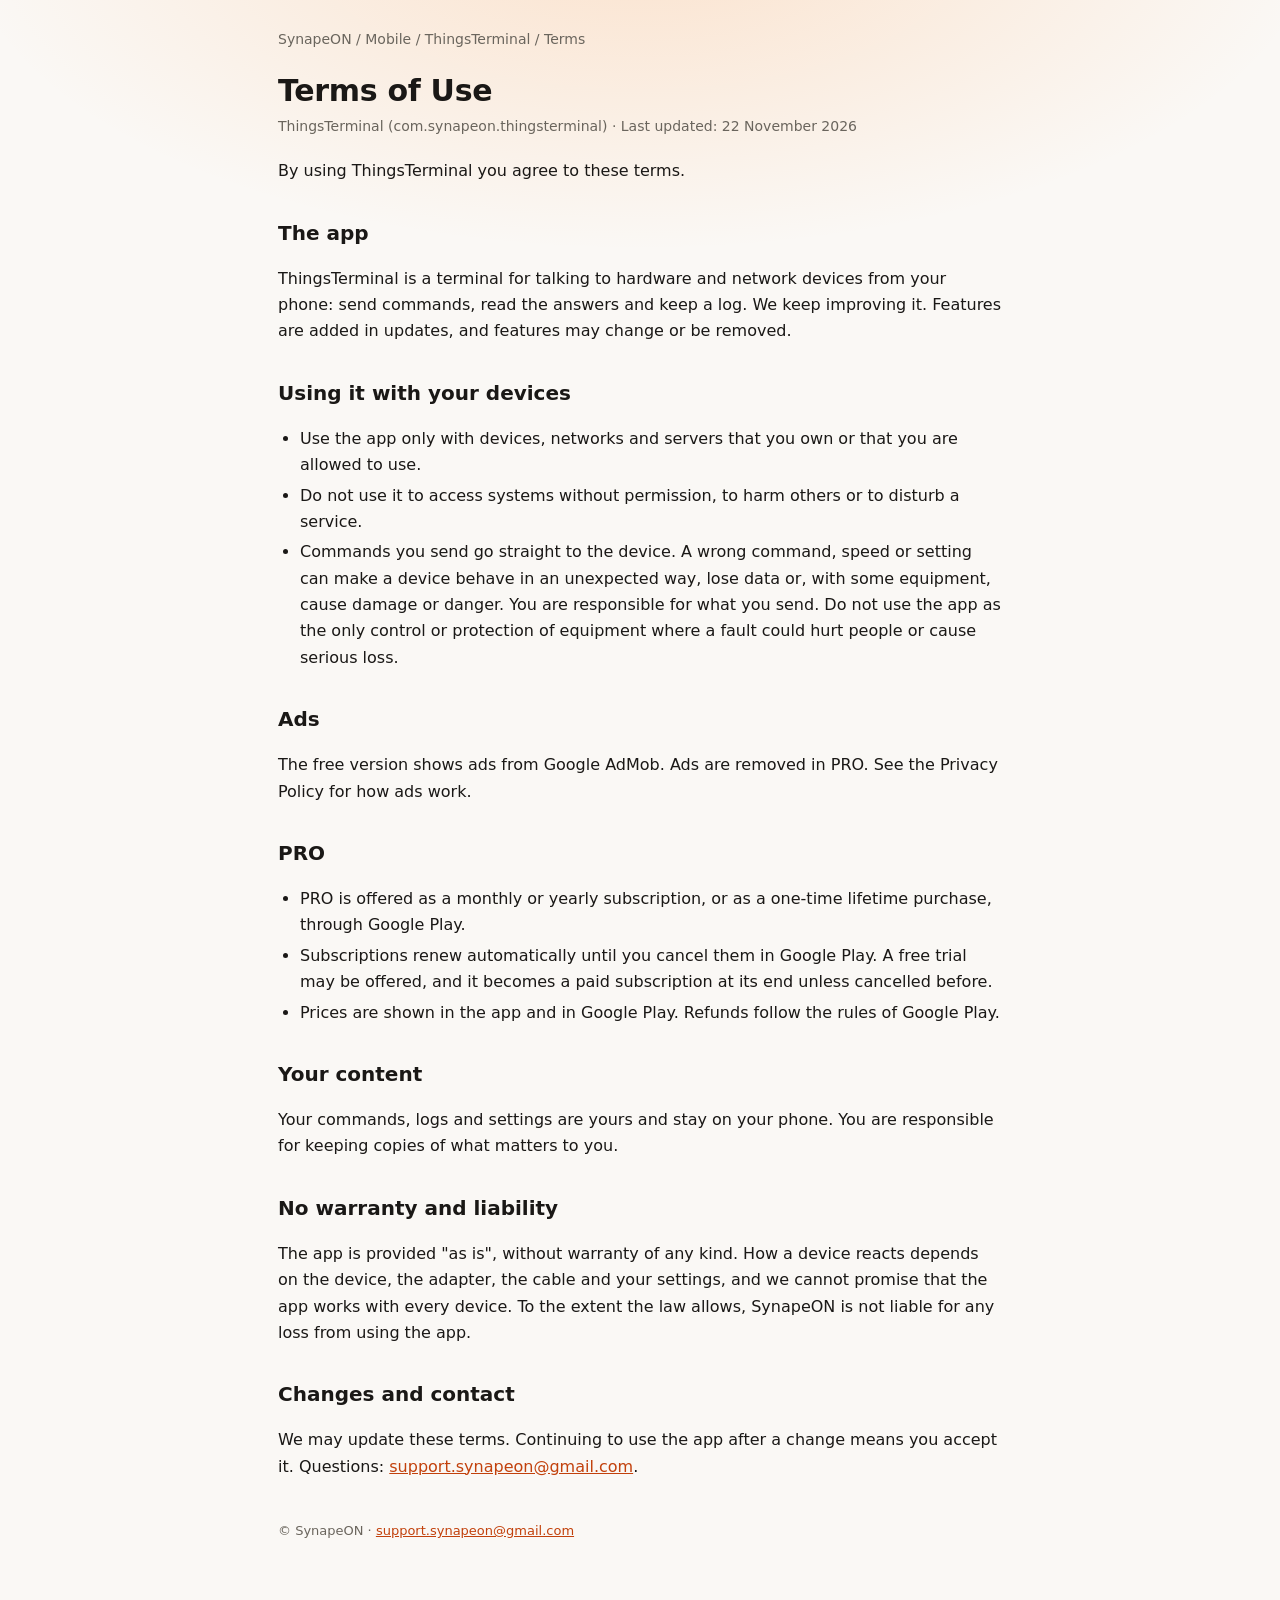
<file: mobile/things-terminal/terms/index.html>
<!doctype html>
<html lang="en"><head><meta charset="utf-8"><meta name="viewport" content="width=device-width,initial-scale=1">
<title>Terms of Use · ThingsTerminal</title><meta name="description" content="Terms of Use of the ThingsTerminal Android app.">
<link rel="stylesheet" href="/style.css"></head><body><main>
<nav><a href="/">SynapeON</a> / <a href="/mobile/">Mobile</a> / <a href="/mobile/things-terminal/">ThingsTerminal</a> / Terms</nav>
<h1>Terms of Use</h1><p class="meta">ThingsTerminal (com.synapeon.thingsterminal) · Last updated: 22 November 2026</p>
<p>By using ThingsTerminal you agree to these terms.</p>
<h2>The app</h2>
<p>ThingsTerminal is a terminal for talking to hardware and network devices from your phone: send commands, read the answers and keep a log. We keep improving it. Features are added in updates, and features may change or be removed.</p>
<h2>Using it with your devices</h2>
<ul><li>Use the app only with devices, networks and servers that you own or that you are allowed to use.</li>
<li>Do not use it to access systems without permission, to harm others or to disturb a service.</li>
<li>Commands you send go straight to the device. A wrong command, speed or setting can make a device behave in an unexpected way, lose data or, with some equipment, cause damage or danger. You are responsible for what you send. Do not use the app as the only control or protection of equipment where a fault could hurt people or cause serious loss.</li></ul>
<h2>Ads</h2>
<p>The free version shows ads from Google AdMob. Ads are removed in PRO. See the Privacy Policy for how ads work.</p>
<h2>PRO</h2>
<ul><li>PRO is offered as a monthly or yearly subscription, or as a one-time lifetime purchase, through Google Play.</li>
<li>Subscriptions renew automatically until you cancel them in Google Play. A free trial may be offered, and it becomes a paid subscription at its end unless cancelled before.</li>
<li>Prices are shown in the app and in Google Play. Refunds follow the rules of Google Play.</li></ul>
<h2>Your content</h2>
<p>Your commands, logs and settings are yours and stay on your phone. You are responsible for keeping copies of what matters to you.</p>
<h2>No warranty and liability</h2>
<p>The app is provided "as is", without warranty of any kind. How a device reacts depends on the device, the adapter, the cable and your settings, and we cannot promise that the app works with every device. To the extent the law allows, SynapeON is not liable for any loss from using the app.</p>
<h2>Changes and contact</h2>
<p>We may update these terms. Continuing to use the app after a change means you accept it. Questions: <a href="mailto:support.synapeon@gmail.com">support.synapeon@gmail.com</a>.</p>
<footer>© SynapeON · <a href="mailto:support.synapeon@gmail.com">support.synapeon@gmail.com</a></footer>
</main></body></html>
</file>
<file: style.css>
/* SynapeON site. One stylesheet for every page. No external fonts or scripts: the page makes no
   request to any other site. The old pages (legal, support) use main, nav, h1, h2, .meta, .card
   and footer; the home pages add the classes below them. */
:root{
  --bg:#faf8f5;--bg2:#f2ede5;--card:#fff;--ink:#1a1816;--muted:#6a655d;--edge:#e8e2d9;
  --accent:#c2410c;--accent2:#ea580c;--glow:rgba(255,138,43,.20);
  --shadow:0 1px 2px rgba(40,25,10,.05),0 10px 30px rgba(40,25,10,.07);
  --shadow-hover:0 2px 4px rgba(40,25,10,.06),0 18px 44px rgba(40,25,10,.12);
}
@media (prefers-color-scheme:dark){:root{
  --bg:#100f0e;--bg2:#171513;--card:#1b1917;--ink:#f3efe8;--muted:#a39d93;--edge:#2c2926;
  --accent:#ff8a4c;--accent2:#f97316;--glow:rgba(255,138,43,.14);
  --shadow:0 1px 2px rgba(0,0,0,.4),0 12px 32px rgba(0,0,0,.35);
  --shadow-hover:0 2px 4px rgba(0,0,0,.5),0 20px 48px rgba(0,0,0,.5);
}}
*{box-sizing:border-box}
html{-webkit-text-size-adjust:100%}
body{margin:0;color:var(--ink);font:16px/1.65 system-ui,-apple-system,"Segoe UI",Roboto,"Helvetica Neue",Arial,sans-serif;
  background:radial-gradient(1100px 520px at 50% -8%,var(--glow),transparent 62%),var(--bg);background-attachment:fixed}
main{max-width:760px;margin:0 auto;padding:28px 18px 64px}
nav{font-size:14px;color:var(--muted);margin-bottom:22px}nav a{color:var(--muted);text-decoration:none}nav a:hover{color:var(--accent)}
h1{font-size:30px;line-height:1.2;margin:0 0 6px;letter-spacing:-.01em}h2{font-size:20px;margin:32px 0 6px}
.meta{color:var(--muted);font-size:14px;margin:0 0 20px}
a{color:var(--accent)}ul{padding-left:22px}li{margin:4px 0}
.card{background:var(--card);border:1px solid var(--edge);border-radius:18px;padding:16px 18px;margin:12px 0;display:block;
  text-decoration:none;color:var(--ink);box-shadow:var(--shadow);transition:transform .18s ease,box-shadow .18s ease,border-color .18s ease}
.card:hover{transform:translateY(-2px);box-shadow:var(--shadow-hover);border-color:var(--accent)}
.card b{display:block}.card span{color:var(--muted);font-size:14px}
footer{margin-top:40px;color:var(--muted);font-size:13px}

/* ---------- home pages ---------- */
main.wide{max-width:1040px;padding:0 20px 64px}
.top{display:flex;align-items:center;justify-content:space-between;padding:22px 0}
.brand{font-weight:800;font-size:20px;letter-spacing:-.02em;color:var(--ink);text-decoration:none}
.brand i{font-style:normal;color:var(--accent)}
.menu{display:flex;gap:6px}
.menu a{color:var(--muted);text-decoration:none;font-size:15px;padding:8px 14px;border-radius:999px;transition:background .15s,color .15s}
.menu a:hover{background:var(--card);color:var(--ink)}
.hero{padding:56px 0 40px;text-align:center}
.eyebrow{display:inline-block;font-size:13px;font-weight:600;letter-spacing:.08em;text-transform:uppercase;color:var(--accent);
  background:var(--card);border:1px solid var(--edge);padding:6px 14px;border-radius:999px;margin-bottom:22px}
.hero h1{font-size:clamp(36px,7vw,64px);line-height:1.05;letter-spacing:-.03em;margin:0 0 18px;font-weight:800}
.grad{background:linear-gradient(100deg,var(--accent2),var(--accent) 60%,#7c2d12);-webkit-background-clip:text;background-clip:text;color:transparent}
@media (prefers-color-scheme:dark){.grad{background:linear-gradient(100deg,#ffb36b,var(--accent2) 60%,#ff6a3d);-webkit-background-clip:text;background-clip:text;color:transparent}}
.lead{font-size:clamp(17px,2.4vw,20px);color:var(--muted);max-width:640px;margin:0 auto 30px}
.cta{display:flex;gap:12px;justify-content:center;flex-wrap:wrap}
.btn{display:inline-flex;align-items:center;gap:8px;font-weight:600;font-size:16px;text-decoration:none;padding:13px 24px;border-radius:14px;
  transition:transform .15s,box-shadow .15s,background .15s}
.btn.primary{color:#fff;background:linear-gradient(180deg,var(--accent2),#c2410c);box-shadow:0 6px 18px rgba(194,65,12,.32)}
.btn.primary:hover{transform:translateY(-2px);box-shadow:0 10px 24px rgba(194,65,12,.42)}
.btn.ghost{color:var(--ink);background:var(--card);border:1px solid var(--edge)}
.btn.ghost:hover{border-color:var(--accent);transform:translateY(-2px)}
.section{margin-top:56px}
.section>h2{font-size:26px;letter-spacing:-.02em;margin:0 0 6px}
.section>p{color:var(--muted);margin:0 0 22px}
.apps{display:grid;grid-template-columns:repeat(auto-fit,minmax(300px,1fr));gap:18px}
.app{display:flex;gap:18px;align-items:flex-start;background:var(--card);border:1px solid var(--edge);border-radius:24px;padding:22px;
  text-decoration:none;color:var(--ink);box-shadow:var(--shadow);transition:transform .2s ease,box-shadow .2s ease,border-color .2s ease}
.app:hover{transform:translateY(-3px);box-shadow:var(--shadow-hover);border-color:var(--accent)}
.app img,.app .tile{width:72px;height:72px;border-radius:18px;flex:none;box-shadow:0 4px 14px rgba(0,0,0,.14)}
.tile{display:grid;place-items:center;color:#fff;font-weight:800;font-size:26px;letter-spacing:-.02em;
  background:linear-gradient(145deg,#4b5563,#111827)}
.app h3{margin:2px 0 4px;font-size:20px;letter-spacing:-.01em}
.app p{margin:0 0 10px;color:var(--muted);font-size:15px;line-height:1.5}
.go{font-size:14px;font-weight:600;color:var(--accent)}
.features{display:grid;grid-template-columns:repeat(auto-fit,minmax(240px,1fr));gap:16px}
.feature{background:var(--card);border:1px solid var(--edge);border-radius:20px;padding:20px;box-shadow:var(--shadow)}
.feature h3{margin:0 0 6px;font-size:17px}.feature p{margin:0;color:var(--muted);font-size:15px;line-height:1.55}
.chips{display:flex;flex-wrap:wrap;gap:10px;margin:0;padding:0;list-style:none}
.chips li{margin:0;background:var(--card);border:1px solid var(--edge);border-radius:999px;padding:8px 16px;font-size:15px;box-shadow:var(--shadow)}
.product{display:flex;flex-direction:column;align-items:center;text-align:center;padding:42px 0 18px}
.product img{width:116px;height:116px;border-radius:28px;box-shadow:0 18px 44px rgba(194,65,12,.30);margin-bottom:24px}
.links{display:grid;grid-template-columns:repeat(auto-fit,minmax(220px,1fr));gap:14px}
.links .card{margin:0}
.foot{margin-top:72px;padding-top:24px;border-top:1px solid var(--edge);display:flex;justify-content:space-between;flex-wrap:wrap;gap:10px;color:var(--muted);font-size:14px}
.foot a{color:var(--muted)}.foot a:hover{color:var(--accent)}
@media (max-width:560px){.hero{padding:36px 0 24px}.app{padding:18px}.menu a{padding:8px 10px}}
@media (prefers-reduced-motion:reduce){*{transition:none!important}}
</file>
